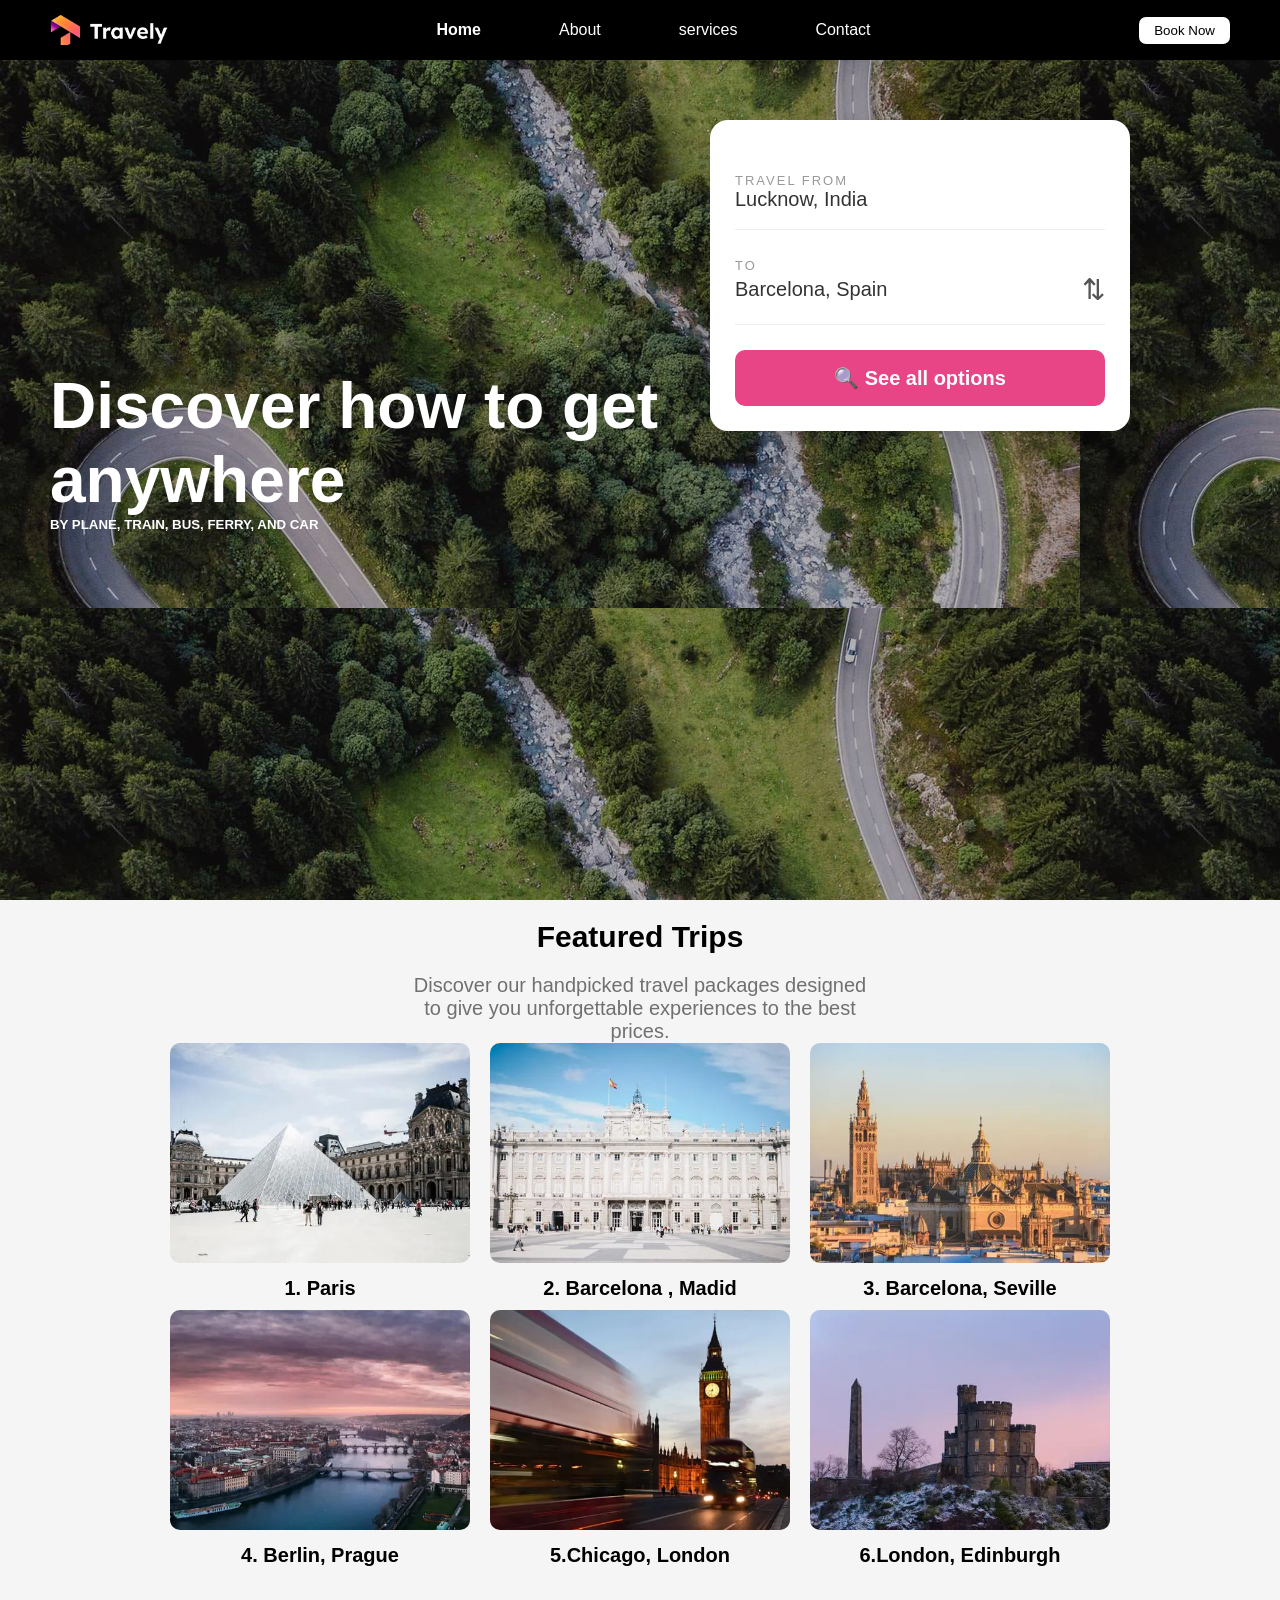
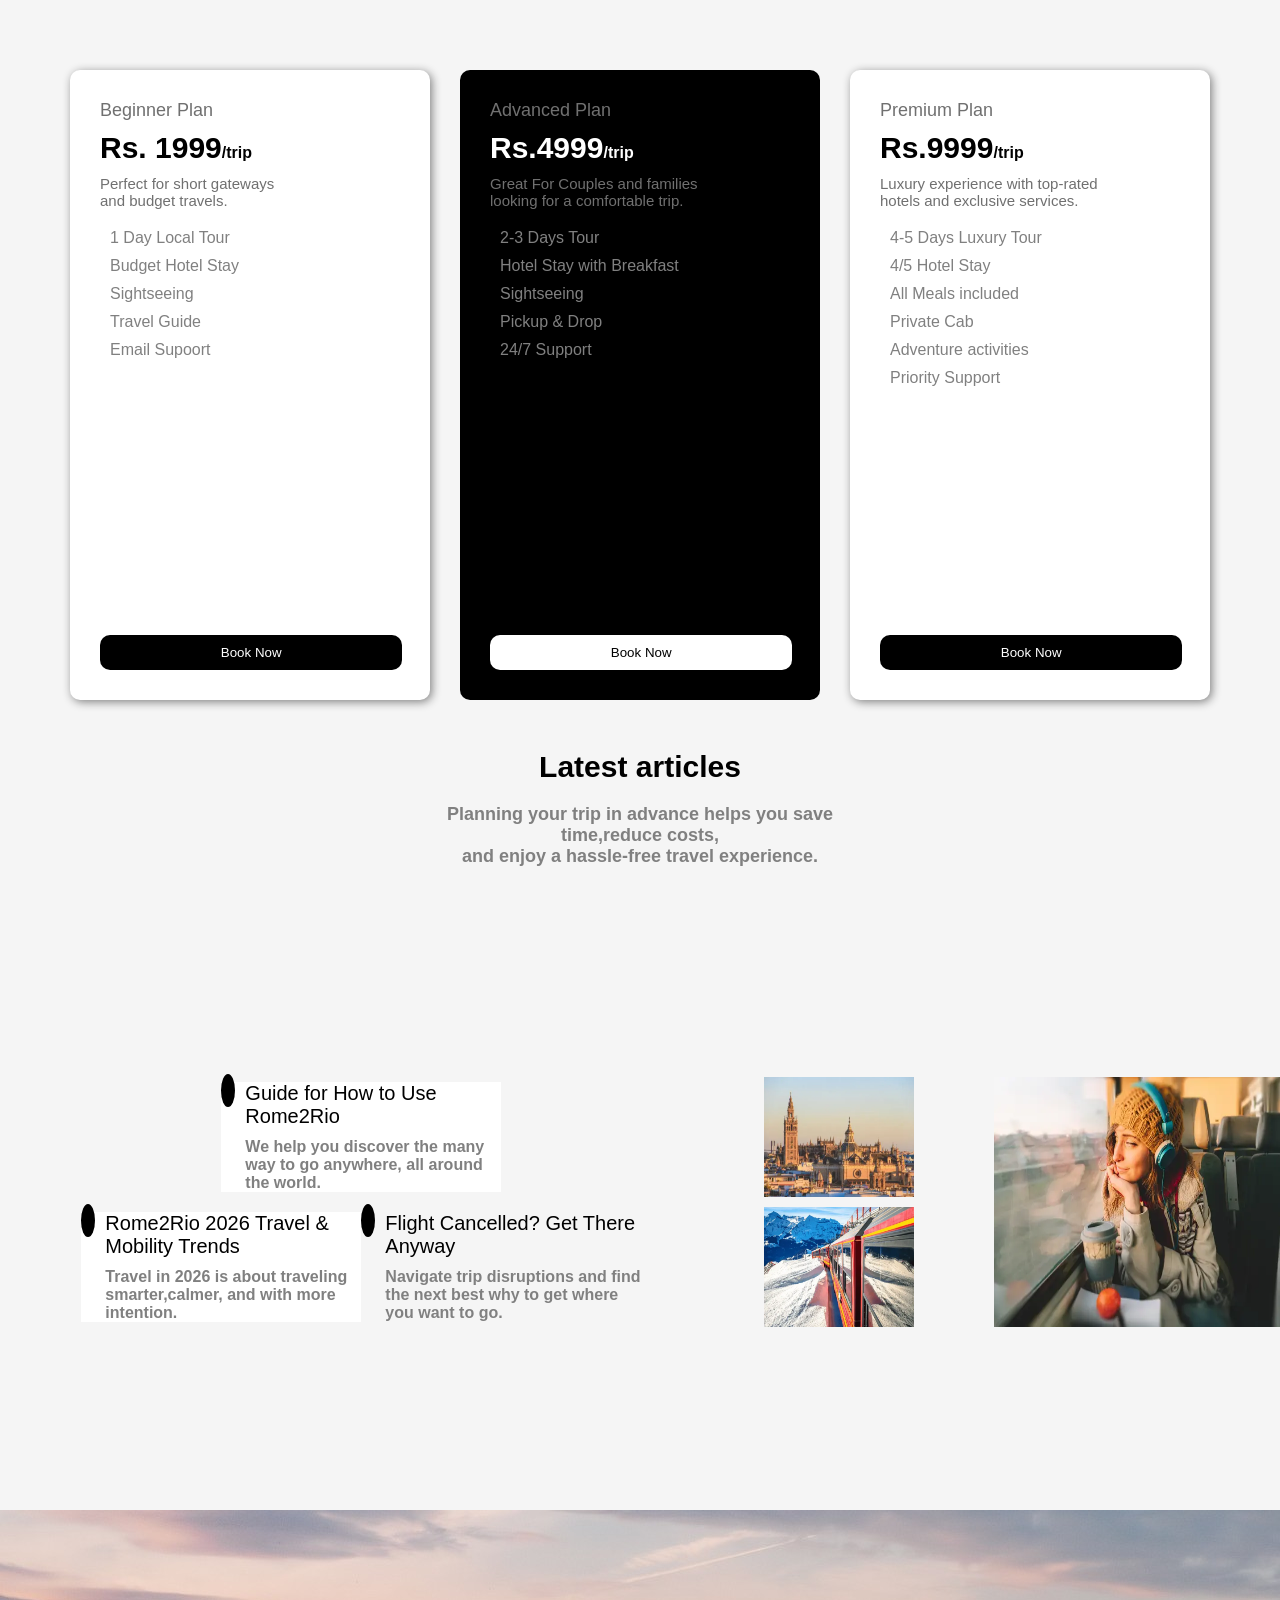
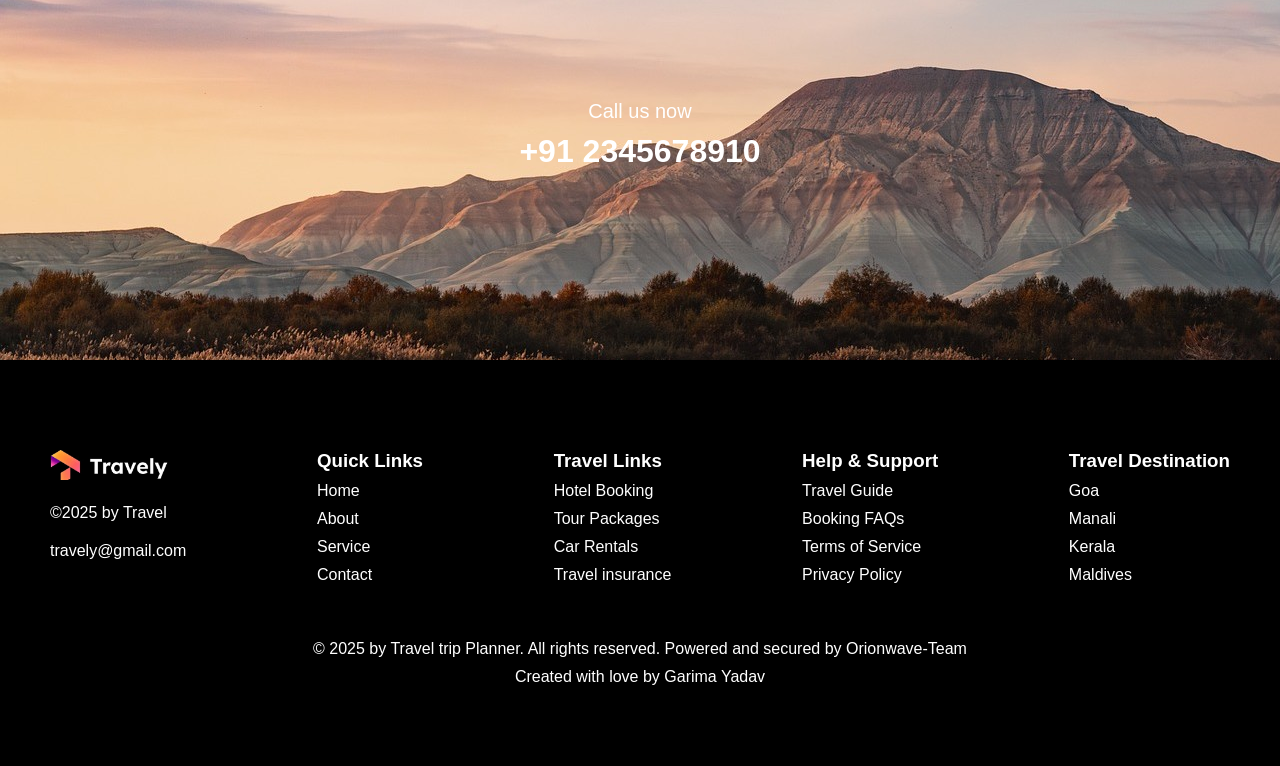
<file: Task/images/index.html>
<!DOCTYPE html>
<html lang="en">
<head>
    <meta charset="UTF-8">
    <meta name="viewport" content="width=device-width, initial-scale=1.0">
    <title>Travel Trip</title>
    <link rel="stylesheet" href="style.css">
</head>
<body>

    <!--navbar begins-->
    <div id="navbar">
        <img src="./image19.jpg" alt="">

        <ul>
            <li>
                <a href="#"><b>Home</b></a>
            </li>
            <li>
                <a href="#">About</a>
            </li>
            <li>
                <a href="#">services</a>
            </li>
            <li>
                <a href="#">Contact</a>
            </li>
        </ul>

        <button class="btn-1">
            Book Now
        </button>
    </div>  
    <!--navbar ends-->

    <!--hero section begins-->
    <div id="hero">
        <h1>Discover how to get<br>anywhere </h1>
        <h5>BY PLANE, TRAIN, BUS, FERRY, AND CAR</h5>
    </div>
    <!--hero section ends-->
    
    <!--search section begins-->
    <div class="search-card">

       <div class="field">
           <label>TRAVEL FROM</label>
           <input type="text" value="Lucknow, India">
        </div>

        <div class="field">
            <label>TO</label>
        
        <div class="to-box">
            <input type="text" value="Barcelona, Spain">
            <span class="swap">&#8645;</span>
        </div>
        </div>

       <button class="btn">
        🔍 See all options
       </button>

    </div>

    <!--search section end-->


    <!--featured trips start-->
    <div id="Trips">

         <h2>Featured Trips</h2>

           <p>
            Discover our handpicked travel packages designed to give you unforgettable experiences  to the best prices.
             
           </p>

       <div id="trips-image-holder">
           <div class="trip-row">
                <div class="trip-card">
                  <img src="./images3.jpg" alt="">
                  <h3> 1. Paris</h3>
                </div>
               
                <div class="trip-card">
                   <img src="./image4.jpg" alt="">
                   <h3>2. Barcelona ,  Madid</h3>
                </div>

                <div class="trip-card">
                    <img src="./images5.jpg" alt="">
                    <h3>3. Barcelona, Seville  </h3>
                </div>
            </div>
            <div class="trip-row"> 
                <div class="trip-card">
                    <img src="./image6.jpg" alt="">
                    <h3>4. Berlin, Prague</h3>
                </div>
                <div class="trip-card">
                    <img src="./image7.jpg" alt="">
                    <h3>5.Chicago, London</h3>
                </div>
                <div class="trip-card">
                    <img src="./image8.jpg" alt="">
                    <h3>6.London, Edinburgh</h3>
                </div>   
            </div>
        </div>

    </div>
    <!--featured trips ends-->



    <div id="pricing-second">
       <!--card1-->
            <div class="card card-1">
                <p class="card-p1">Beginner Plan</p>
                <p class="card-p2">Rs. 1999<span>/trip</span></p>
                   <p class="card-p3">
                    Perfect for short gateways <br> and budget travels.
                  </p>
                    
                <ul>
                    <li><i class="fa-solid fa-circle-check"></i>1 Day Local Tour</li>
                    <li><i class="fa-solid fa-circle-check"></i>Budget Hotel Stay</li>
                    <li><i class="fa-solid fa-circle-check"></i>Sightseeing</li>
                    <li><i class="fa-solid fa-circle-check"></i>Travel Guide</li>
                    <li><i class="fa-solid fa-circle-check"></i>Email Supoort</li>


                </ul>
                <button>Book Now</button>
           </div>
               <!--card2-->
             <div class="card card-2">
                   <p class="card-p1">Advanced Plan</p>
                   <p class="card-p2">Rs.4999<span>/trip</span></p>
                   <p class="card-p3">
                    Great For Couples and families <br> looking for a comfortable trip.
                  </p>

                    <ul>
                    <li class="white"><i class="fa-solid fa-circle-check"></i>2-3 Days Tour</li>
                    <li class="white"><i class="fa-solid fa-circle-check"></i>Hotel Stay with Breakfast</li>
                    <li><i class="fa-solid fa-circle-check"></i>Sightseeing </li>
                    <li><i class="fa-solid fa-circle-check"></i>Pickup & Drop</li>
                    <li><i class="fa-solid fa-circle-check"></i>24/7 Support</li>


                   </ul>
                   <button>Book Now</button>
               </div>
                <!--card 3-->
               <div class="card card-1">
                  <p class="card-p1">Premium Plan</p>
                  <p class="card-p2">Rs.9999<span>/trip</span></p>
                   <p class="card-p3">
                    Luxury experience with top-rated <br> hotels and exclusive services.
                  </p>


                   <ul>
                    <li><i class="fa-solid fa-circle-check"></i>4-5 Days Luxury Tour</li>
                    <li><i class="fa-solid fa-circle-check"></i>4/5 Hotel Stay </li>
                    <li><i class="fa-solid fa-circle-check"></i>All Meals included</li>
                    <li><i class="fa-solid fa-circle-check"></i>Private Cab</li>
                    <li><i class="fa-solid fa-circle-check"></i>Adventure activities</li>
                      <li><i class="fa-solid fa-circle-check"></i>Priority Support</li>


                   </ul>
                    <button>Book Now</button>
                </div>
            </div>
            
        </div>
    <!--pricing plans ends-->

    <!--why choose us begins-->
    <div id="why-choose-us">
        <h2>Latest articles</h2>
        <p id="why-desc">
            Planning your trip in advance helps you save time,reduce costs,<br>and enjoy a hassle-free travel experience.
        </p>
        <div id="design-holder">
            <div id="text-card-holder">
                <!--card 1-->
                <div class="why-card">
                    <p id="icon">
                        <span><i class="fa-solid fa-dumbbell"></i></span>
                    </p>
                    <div>
                        <h5>Guide for How to Use Rome2Rio</h5>
                        <p>We help you discover the many way to go anywhere,
                            all around the world.
                        </p>
                        
                    </div>
                </div>

                <div id="second-third-card">
                <!--card 2-->
                <div class="why-card">
                    <p id="icon">
                        <span><i class="fa-solid fa-dumbbell"></i></span>
                    </p>
                    <div>
                        <h5>Rome2Rio 2026 Travel & Mobility Trends</h5>
                        <p>                       
                           Travel in 2026 is about traveling smarter,calmer, and 
                           with more intention.
                        </p>
                        
                    </div>
                </div>

                <!--card 3-->
                <div class="why-card">
                    <p id="icon">
                        <span><i class="fa-solid fa-dumbbell"></i></span>
                    </p>
                    <div>
                        <h5>Flight Cancelled? Get There Anyway</h5>
                        <p>
                        Navigate trip disruptions and find the next best why  
                        to get where you want to go.
                        </p>
                        
                    </div>
                </div>
                </div>

            </div>
            <div id="img-holder">

               <div id="first-img-holder">
                <img src="./images5.jpg" >
                <img src="./image13.jpg" >
               </div>
               <div id="second-img-holder">
               <img src="./image11.jpg" alt="">
               </div>
            </div>
        </div>
        
    </div>
    <!--why choose us ends-->


    <!--contact section begins-->
    <div id="contact">
        <p>Call us now</p>
        <h1>+91 2345678910</h1>

    </div>
    <!--contact section ends-->


     <div id="footer">
        <div id="footer-cards-holder">
            <div id="footer-1">
                <img src="./image19.jpg" alt="">
                <p> &copy;2025 by Travel</p>
                <p>travely@gmail.com</p>
                <p>
                    <i class="fa-brands fa-facebook"></i>
                    <i class="fa-brands fa-twitter"></i>
                    <i class="fa-brands fa-instagram"></i>
                </p>
            </div>
            <div class="list">
                <h3>Quick Links</h3>
                <ul>
                    <li>Home</li>
                    <li>About</li>
                    <li>Service</li>
                    <li>Contact</li>
                </ul>
            </div>
            <div class="list">
                <h3>Travel Links</h3>
                <ul>
                    <li>Hotel Booking</li>
                    <li>Tour Packages</li>
                    <li>Car Rentals</li>
                    <li>Travel insurance</li>
                </ul>
            </div>

             <div class="list">
                <h3>Help & Support</h3>
                <ul>
                    <li>Travel Guide</li>
                    <li>Booking FAQs</li>
                    <li>Terms of Service</li>
                    <li>Privacy Policy</li>
                </ul>
            </div>
            <div class="list">
                <h3>Travel Destination</h3>
                <ul>
                    <li>Goa</li>
                    <li>Manali</li>
                    <li>Kerala</li>
                    <li>Maldives</li>
                </ul>
            </div>
        </div><br><br>
        <p>
           
            &copy; 2025 by  Travel trip Planner. All rights reserved. Powered and secured by Orionwave-Team
        </p>
        
        <p id="claim">
            Created with love by Garima Yadav
        </p>

    </div>
    <!--footer section ends-->
    
     
</body>
</html>
</file>
<file: Task/images/style.css>
*{
    padding: 0px;
    margin: 0px;
    box-sizing: border-box;
}

html, body{
    overflow-x: hidden;
    overflow-x: auto;
}
/*
/* navbar */
#navbar{
   background-color: #000000;
    display: flex; 
    justify-content: space-between;
    align-items: center;
    padding: 10px 50px;
    position: fixed;
    top: 0px;
    left: 0px;
    height: 60px;
    width: 100%;
    z-index: 9;
}

#navbar ul{
    display: flex;
    width: 50%;
    justify-content: space-evenly;
}


#navbar ul li{
    list-style: none;
}


#navbar ul li a{
    text-decoration: none;
    color: white;
}

.btn-1{
    background-color: white;
    padding: 6px 15px;
    border-radius: 7px;
    border: none;
}
#navbar img{
    height: 30px;
    width: auto;
}


/* hero section */
#hero{
    height: 100vh;
    background: url("../images/image1.jpg.jpeg");
    display:flex;
    justify-content: center;
    align-items: flex-start;
    color: white;
    flex-direction: column;
    padding: 10px 50px;
    position: relative;

}

#hero h1{
    font-size: 64px;
    font-family: 'Inter', sans-serif;
    color: white;
}

.hero-subtitle{
    font-family: 'Inter', sans-serif;
    font-size: 16px;
    font-weight: 600;
    letter-spacing: 6px;
    text-transform: uppercase;
    color: white;
}


*{
    margin:0;
    padding:0;
    box-sizing:border-box;
    font-family:'Inter',sans-serif;
}

body{
    background:#f5f5f5;
    
}

.search-card{
    top:120px;
    right: 150px;
    width:420px;
    background:#fff;
    padding:25px;
    border-radius:18px;
    box-shadow:0 10px 30px rgba(0,0,0,.18);
    position: absolute;
}

.field{
    border-bottom:1px solid #eee;
    padding:18px 0;
    align-content: center;
}

.field label{
    display:block;
    color:#999;
    font-size:13px;
    letter-spacing:2px;
    margin-top:10px;
   
   
    
}

.field input{
    width:100%;
    border:none;
    outline:none;
    font-size:20px;
    color:#333;
    background:transparent;
}

.to-box{
    display:flex;
    justify-content:space-between;
    align-items:center;
}

.swap{
    font-size:28px;
    color:#555;
    cursor:pointer;
}

.btn{
    width:100%;
    margin-top:25px;
    background:#e84586;
    color:#fff;
    border:none;
    padding:16px;
    border-radius:10px;
    font-size:20px;
    font-weight:600;
    cursor:pointer;
    transition:.3s;
}

.btn:hover{
    background:#d63778;
}

/* feature trips  */

#Trips{
    min-height: 80vh;
    padding: 20px 50px;
    
}

#Trips p{
    color: #707070;
    font-size: 20px;
    text-align: center;
    width:40%;
    margin: 0px auto;
}

#trips-image-holder{
   
   
    display: flex;
    flex-direction: column;
    gap: 10px;
    
}

.trip-row{
    display: flex;
    justify-content: center;
    gap: 20px;
}
.trip-card{
    text-align: center;
}
.trip-card img{
    width: 300px;
    height: 220px;
    border-radius: 10px;   
}
.trip-card h3{
    margin-top: 10px;
    font-size: 20px;
}



/* pricing plans */

#pricing{
    min-height: 90vh;
    padding: 50px;

}

#pricing-first {
    display: flex;
    align-items: center;
    justify-content: space-between;
}

#pricing-first div p{
    color: #707070;
    font-size: 20px;
    margin-bottom: 10px;
    
}

#button-effect{
    background-color: white;
    box-shadow: 2px 2px  10px rgb(179, 179, 179);
    padding: 15px;
    border-radius: 10px;
}

#button-effect span{
    background-color: black;
    color: white;
    padding: 8px 15px;
    margin-left: 10px;
    border-radius: 5px;
}

#pricing-second{
    
    height: 70vh;
    width: 100%;
    margin-top: 50px;
    display: flex;
    justify-content: center;
    gap:30px;
}

.card{
    height: 100%;
    width: 360px;
    border-radius: 10px;
    padding: 30px;
    position: relative;
}

.card-p1{
    color: #707070;
    font-size: 18px;

}

.card-p2{
    font-size: 30px;
    font-weight: bold;
    margin: 10px 0px;
}

.card-p3{
    font-size: 15px;
    color: #707070;
}

.card ul{
    margin: 20px 10px;
}

.card ul li{
    margin-bottom: 10px;
    color: gray;
    list-style: none;

}

.card-p2 span{
    font-size: 16px;
}

.card-1{
    background-color: white;
    box-shadow: 2px 2px 10px gray;
}
.image{
    height: 20px;
    width: 20px;
}

.card-2{
    background-color: black;
    color: white;
}

.card-1 button{
    background-color: black;
    color: white;
    padding: 10px 15px;
    width: 84%;
    border-radius: 10px;
    border: none;
    position: absolute;
    bottom: 30px;
}

.card-2 button{
    background-color: white;
    color: black;
    padding: 10px 15px;
    width: 84%;
    border-radius: 10px;
    border: none;
    position: absolute;
    bottom: 30px;
}

.white{
    color:white;
}


/* why choose us */

#why-choose-us{
    padding:50px 50px;
    height: 90vh;
    font-weight: bold;
}

#design-holder{
    display: flex;
    justify-content: space-evenly;
    gap: 10px;
}

h2{
    color: black;
    font-weight: bold;
    font-size: 30px;
    text-align: center;
    padding-bottom: 20px;
}

#why-desc{
    text-align:  center;
    width: 35%;
    font-size: 18px;
    margin:0px auto;
    color: gray;
    margin-bottom: 20px;
}

#text-card-holder{
    display: flex;
    justify-content: center;
    align-items: center;
    width: 40%;
    height: 70vh;
    flex-direction: column;
    gap: 20px;
}

#second-third-card{
    display: flex;
}

.why-card-holder:nth-child(2){
    background-color: white;
}

.why-card:nth-child(1){
    background-color: white;
}

.why-card{
    width: 280px;
    display:flex;
    gap: 10px;
    

}

#icon span{
    padding:8px 7px;
    border-radius: 50%;
    background-color: black;
    color: white;
}

.why-card div h5{
    font-size: 20px;
    font-weight: normal;
    margin-bottom: 10px;
}

.why-card div p{
    color: gray;
}

#img-holder{
    display: flex;
    justify-content: center;
    align-items: center;
    width: 40%;
    gap: 10px;

}

#first-img-holder{
    display: flex;
    flex-direction: column;
    justify-content: space-between;
    align-items: center;
    height: 250px;
    width: 250px;
    gap: 10px;

    
}

#first-img-holder img{
    height: 50%;
    width: 150px;
    
}


#second-img-holder{
    height: 250px;
    width: 150px;
}

#second-img-holder img{
    margin: 0px 20px;
    height:100%;
    width: 300px;
    
}
/* contact us */
#contact{
    height:50vh;
    display: flex;
    justify-content: center;
    align-items: center;
    flex-direction: column;
    color:white;
    
    background: url('./ahmetyuksek-mountain-9380557_1920.jpg');
}

#contact p{
    font-size: 20px;
    margin-bottom: 10px;
}

/* Footer */

#footer{
    padding: 80px 50px;
    color: white;
    background-color: black;
}

#footer img{
    height: 30px;
    width: auto;
}

#footer p{
    text-align: center;
}

#footer-cards-holder{
    display: flex;
    justify-content: space-between;
    text-align: start;
    margin: 10px 0px;
}

#footer-1 p{
    text-align: start;
    margin: 20px 0px;
}

.list h3{
    margin-bottom: 10px;
}

.list ul li{
    list-style: none;
    margin-bottom: 10px;
}

#claim{
    margin-top: 10px;
}
</file>
